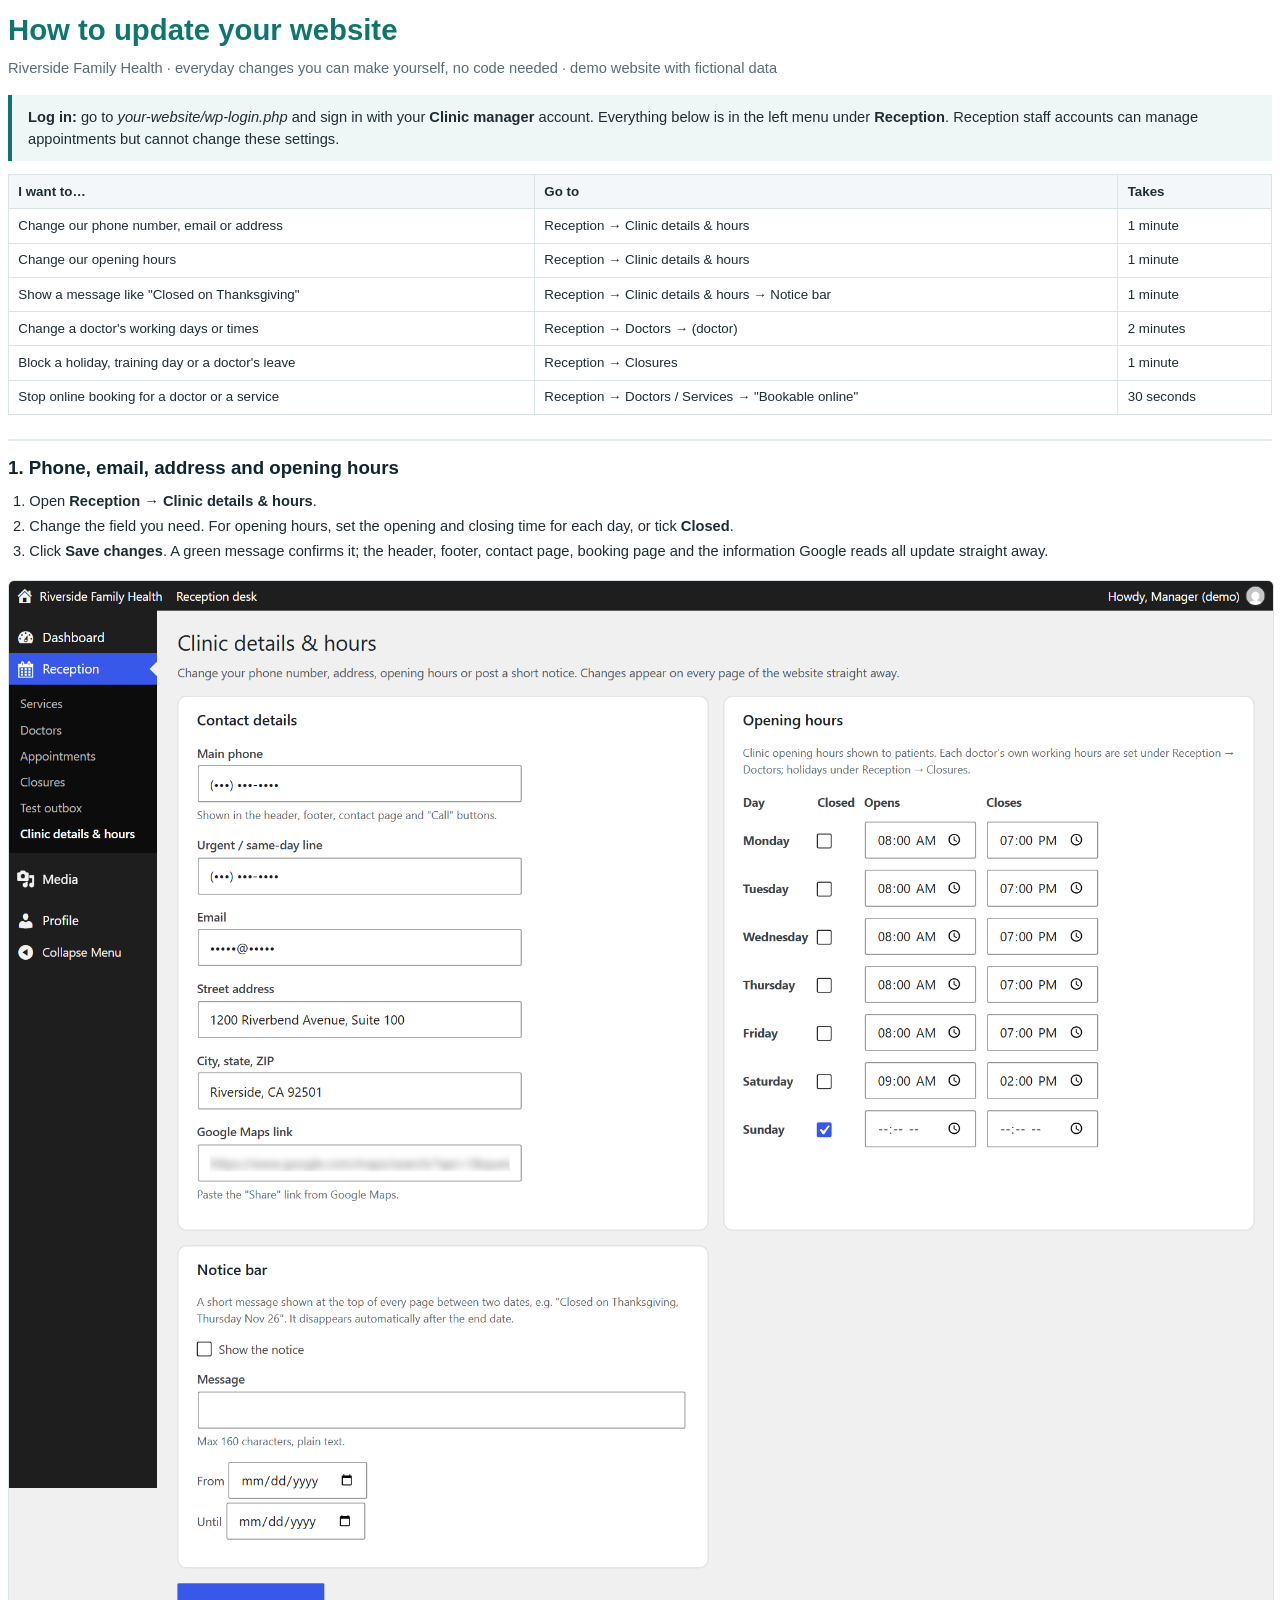
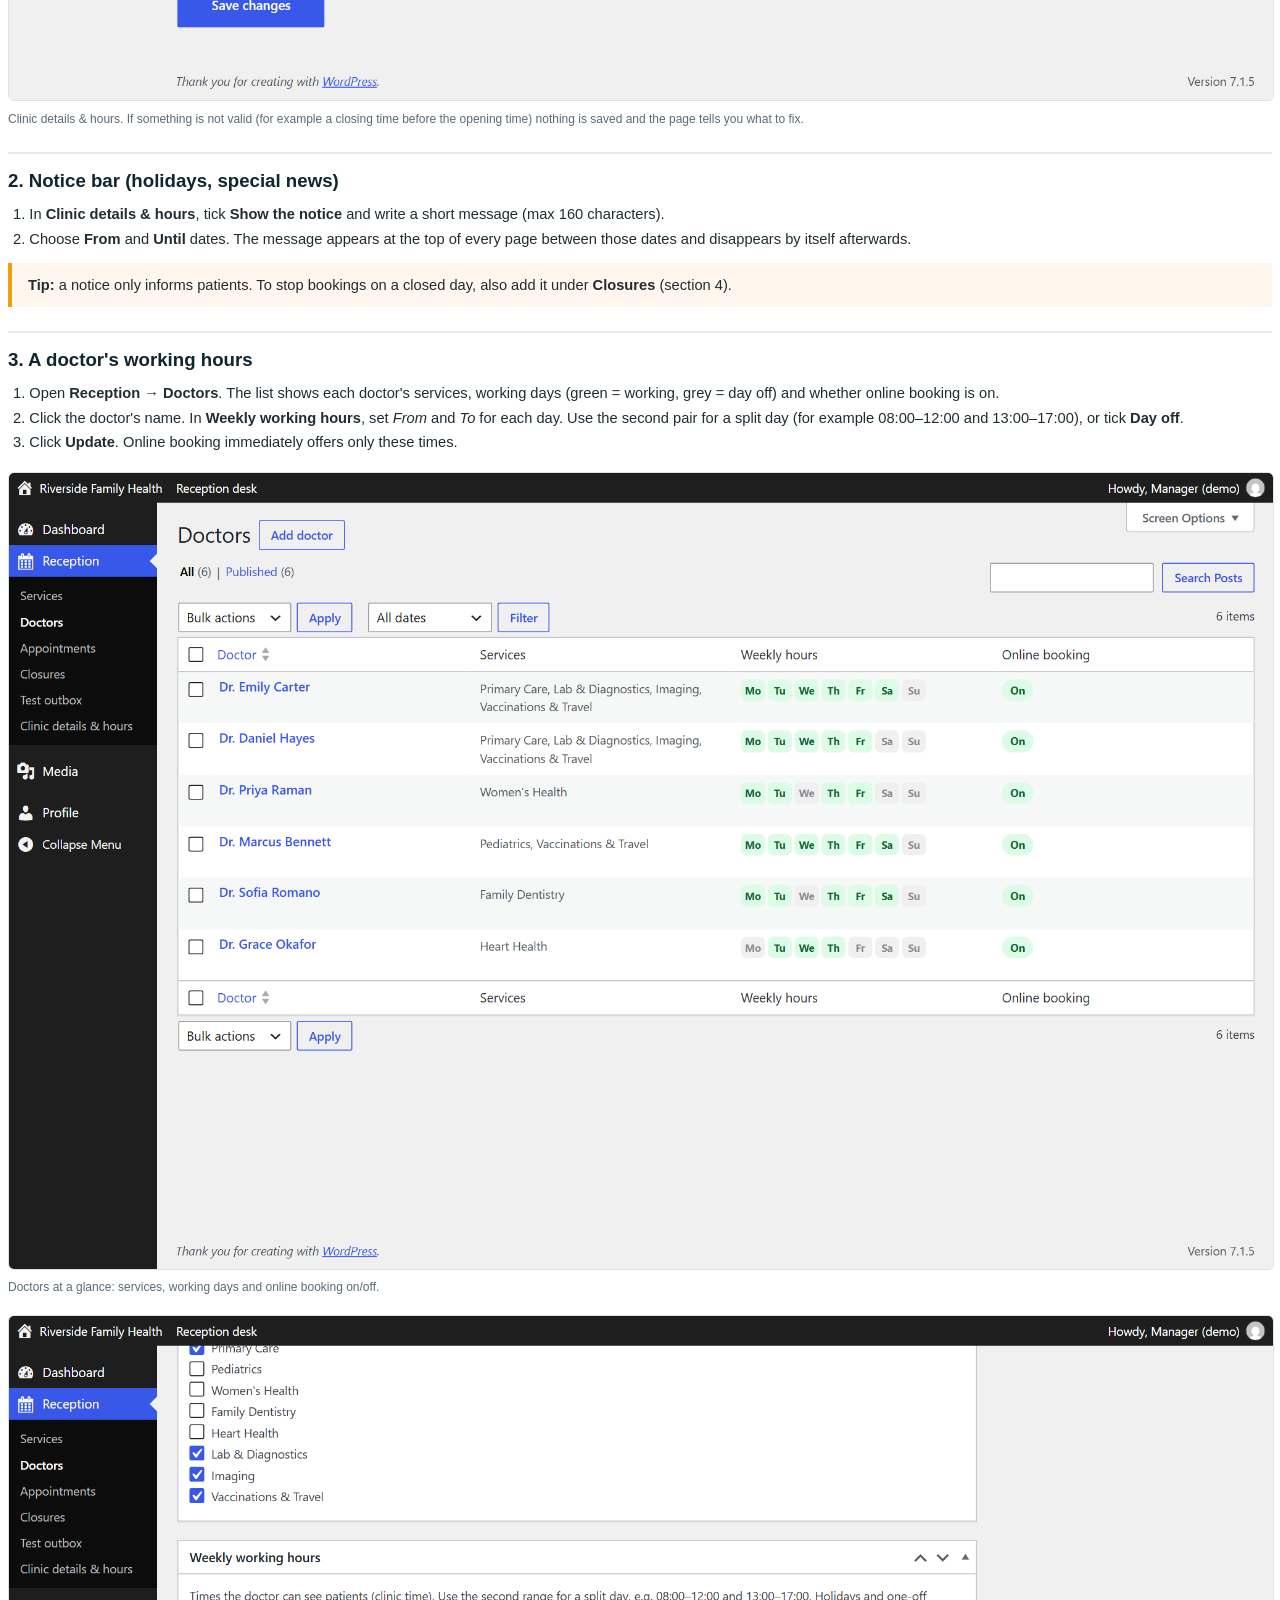
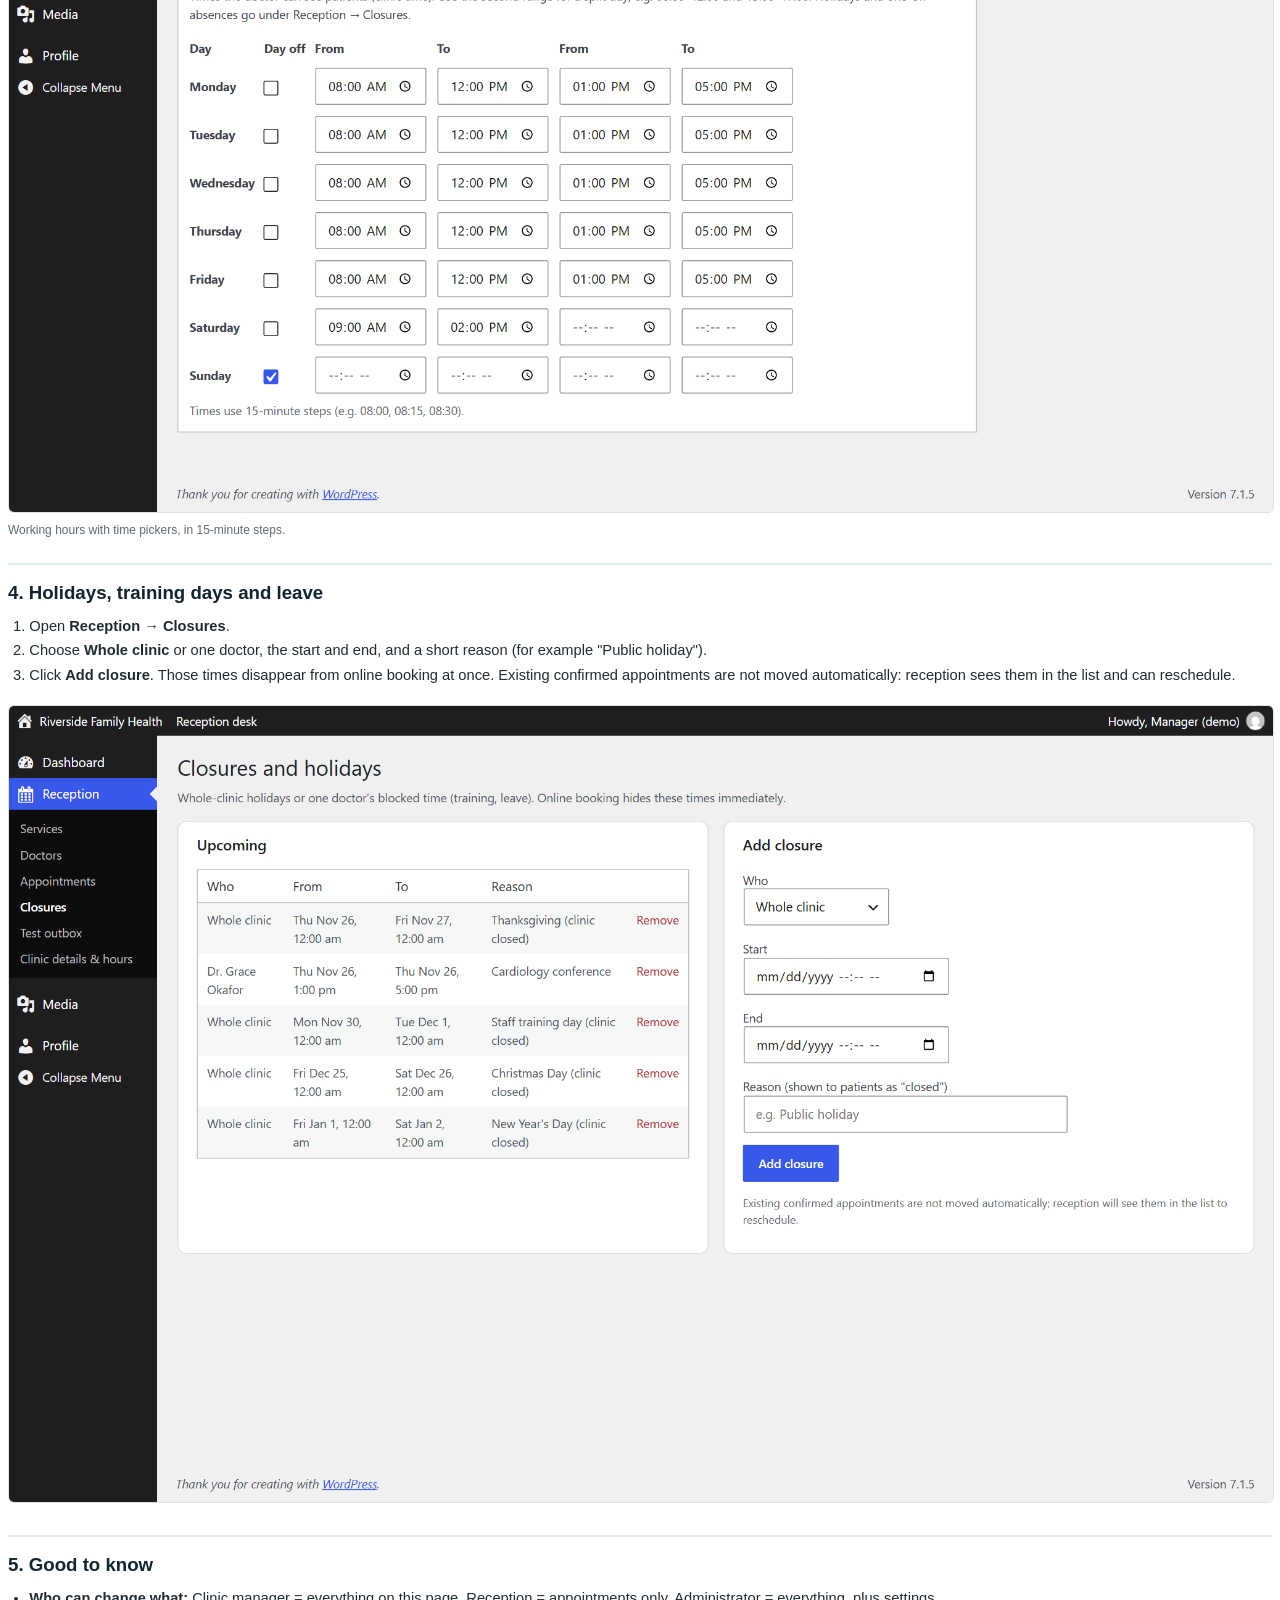
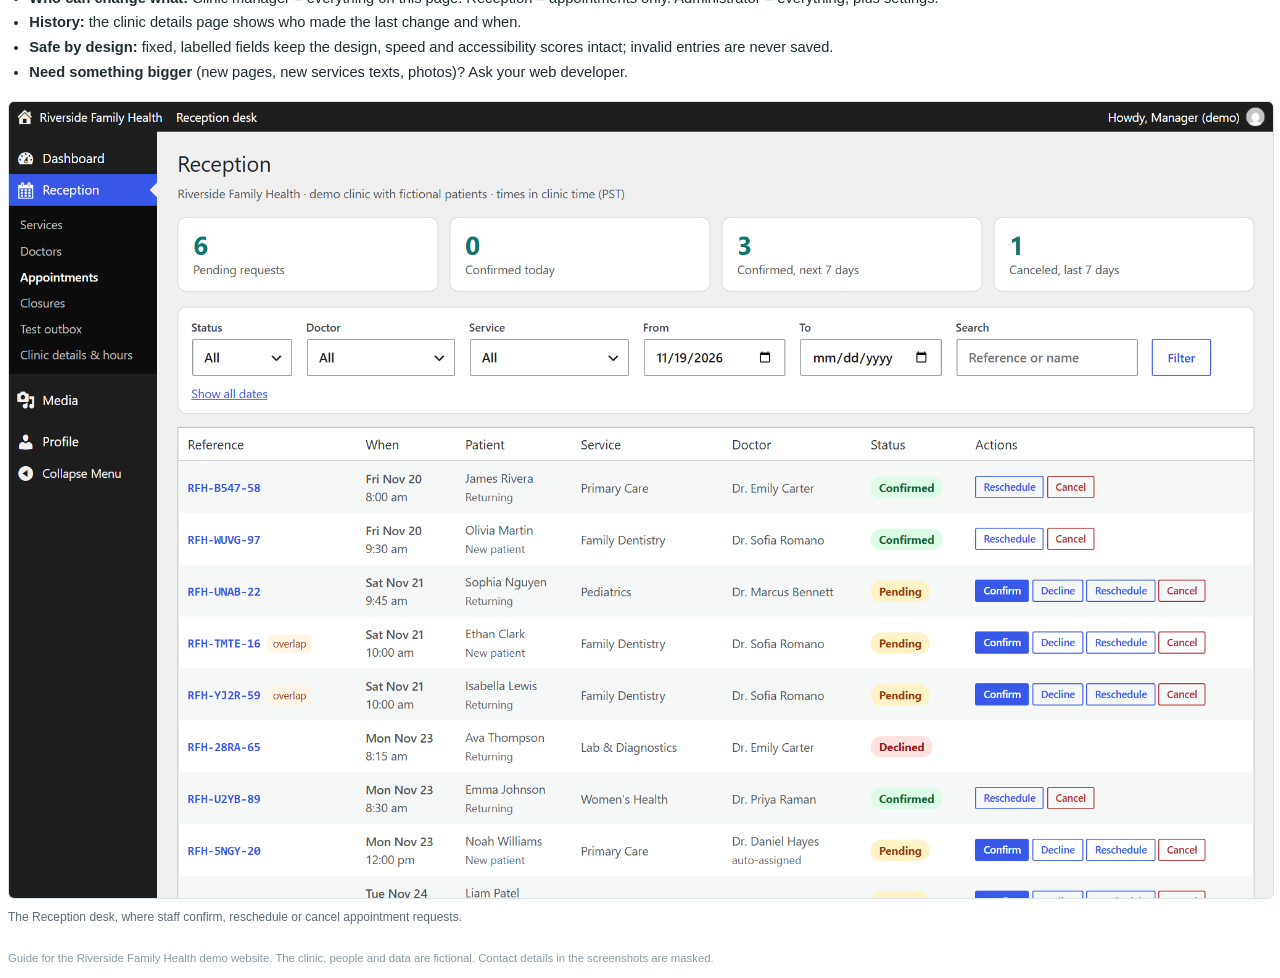
<file: guide/guide.html>
<!doctype html>
<html lang="en">
<head>
<meta charset="utf-8">
<title>How to update your website – Riverside Family Health</title>
<style>
  @page { size: A4; margin: 16mm 14mm; }
  body { font-family: "Segoe UI", Arial, sans-serif; color: #1f2d33; font-size: 11pt; line-height: 1.5; }
  h1 { color: #0f766e; font-size: 22pt; margin: 0 0 4pt; }
  h2 { color: #0f2530; font-size: 14pt; margin: 18pt 0 6pt; border-top: 2px solid #e2ecee; padding-top: 10pt; page-break-after: avoid; }
  .sub { color: #5b6b75; margin: 0 0 12pt; }
  .box { background: #eef7f6; border-left: 4px solid #0f766e; padding: 8pt 12pt; margin: 10pt 0; }
  .warn { background: #fff7ed; border-left-color: #f59e0b; }
  ol, ul { margin: 4pt 0 8pt 16pt; padding: 0; }
  li { margin: 2pt 0; }
  img { width: 100%; border: 1px solid #d9e3e8; border-radius: 6px; margin: 6pt 0 2pt; page-break-inside: avoid; }
  .cap { color: #5b6b75; font-size: 9pt; margin: 0 0 8pt; }
  table { border-collapse: collapse; width: 100%; margin: 6pt 0; font-size: 10pt; }
  td, th { border: 1px solid #d9e3e8; padding: 5pt 7pt; text-align: left; vertical-align: top; }
  th { background: #f3f7f9; }
  .page { page-break-before: always; }
  .foot { color: #8a99a3; font-size: 8.5pt; margin-top: 18pt; }
</style>
</head>
<body>
<h1>How to update your website</h1>
<p class="sub">Riverside Family Health · everyday changes you can make yourself, no code needed · demo website with fictional data</p>

<div class="box"><strong>Log in:</strong> go to <em>your-website/wp-login.php</em> and sign in with your <strong>Clinic manager</strong> account. Everything below is in the left menu under <strong>Reception</strong>. Reception staff accounts can manage appointments but cannot change these settings.</div>

<table>
  <tr><th>I want to…</th><th>Go to</th><th>Takes</th></tr>
  <tr><td>Change our phone number, email or address</td><td>Reception → Clinic details &amp; hours</td><td>1 minute</td></tr>
  <tr><td>Change our opening hours</td><td>Reception → Clinic details &amp; hours</td><td>1 minute</td></tr>
  <tr><td>Show a message like "Closed on Thanksgiving"</td><td>Reception → Clinic details &amp; hours → Notice bar</td><td>1 minute</td></tr>
  <tr><td>Change a doctor's working days or times</td><td>Reception → Doctors → (doctor)</td><td>2 minutes</td></tr>
  <tr><td>Block a holiday, training day or a doctor's leave</td><td>Reception → Closures</td><td>1 minute</td></tr>
  <tr><td>Stop online booking for a doctor or a service</td><td>Reception → Doctors / Services → "Bookable online"</td><td>30 seconds</td></tr>
</table>

<h2>1. Phone, email, address and opening hours</h2>
<ol>
  <li>Open <strong>Reception → Clinic details &amp; hours</strong>.</li>
  <li>Change the field you need. For opening hours, set the opening and closing time for each day, or tick <strong>Closed</strong>.</li>
  <li>Click <strong>Save changes</strong>. A green message confirms it; the header, footer, contact page, booking page and the information Google reads all update straight away.</li>
</ol>
<img src="img/1-clinic-details.png" alt="Clinic details and hours editor">
<p class="cap">Clinic details &amp; hours. If something is not valid (for example a closing time before the opening time) nothing is saved and the page tells you what to fix.</p>

<h2 class="page">2. Notice bar (holidays, special news)</h2>
<ol>
  <li>In <strong>Clinic details &amp; hours</strong>, tick <strong>Show the notice</strong> and write a short message (max 160 characters).</li>
  <li>Choose <strong>From</strong> and <strong>Until</strong> dates. The message appears at the top of every page between those dates and disappears by itself afterwards.</li>
</ol>
<div class="box warn"><strong>Tip:</strong> a notice only informs patients. To stop bookings on a closed day, also add it under <strong>Closures</strong> (section 4).</div>

<h2>3. A doctor's working hours</h2>
<ol>
  <li>Open <strong>Reception → Doctors</strong>. The list shows each doctor's services, working days (green = working, grey = day off) and whether online booking is on.</li>
  <li>Click the doctor's name. In <strong>Weekly working hours</strong>, set <em>From</em> and <em>To</em> for each day. Use the second pair for a split day (for example 08:00–12:00 and 13:00–17:00), or tick <strong>Day off</strong>.</li>
  <li>Click <strong>Update</strong>. Online booking immediately offers only these times.</li>
</ol>
<img src="img/2-doctors-list.png" alt="Doctors list with availability">
<p class="cap">Doctors at a glance: services, working days and online booking on/off.</p>
<img src="img/3-doctor-hours.png" alt="Doctor working hours editor">
<p class="cap">Working hours with time pickers, in 15-minute steps.</p>

<h2 class="page">4. Holidays, training days and leave</h2>
<ol>
  <li>Open <strong>Reception → Closures</strong>.</li>
  <li>Choose <strong>Whole clinic</strong> or one doctor, the start and end, and a short reason (for example "Public holiday").</li>
  <li>Click <strong>Add closure</strong>. Those times disappear from online booking at once. Existing confirmed appointments are not moved automatically: reception sees them in the list and can reschedule.</li>
</ol>
<img src="img/4-closures.png" alt="Closures and holidays">

<h2>5. Good to know</h2>
<ul>
  <li><strong>Who can change what:</strong> Clinic manager = everything on this page. Reception = appointments only. Administrator = everything, plus settings.</li>
  <li><strong>History:</strong> the clinic details page shows who made the last change and when.</li>
  <li><strong>Safe by design:</strong> fixed, labelled fields keep the design, speed and accessibility scores intact; invalid entries are never saved.</li>
  <li><strong>Need something bigger</strong> (new pages, new services texts, photos)? Ask your web developer.</li>
</ul>
<img src="img/5-reception.png" alt="Reception desk">
<p class="cap">The Reception desk, where staff confirm, reschedule or cancel appointment requests.</p>

<p class="foot">Guide for the Riverside Family Health demo website. The clinic, people and data are fictional. Contact details in the screenshots are masked.</p>
</body>
</html>
</file>
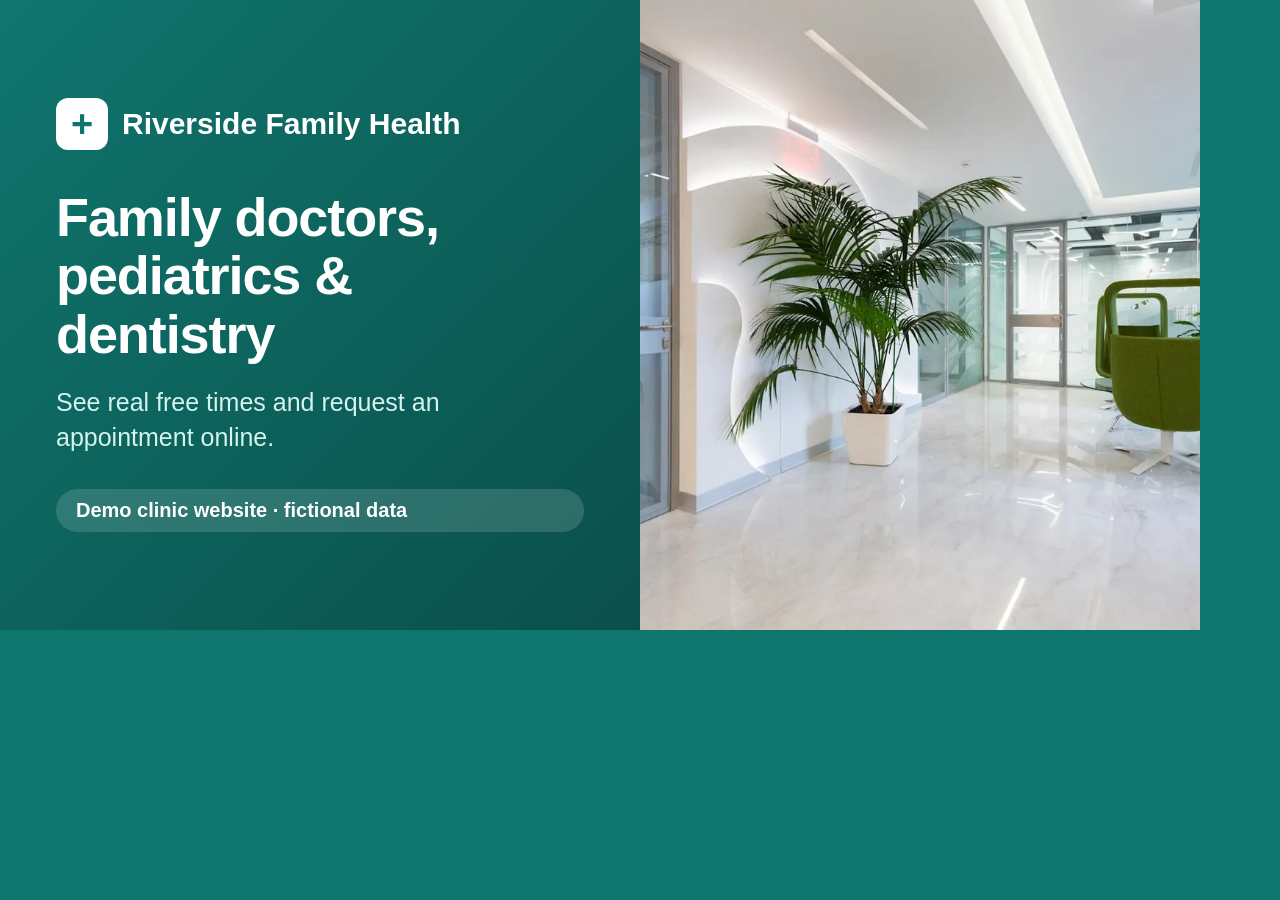
<file: video-src/og-image.html>
<!doctype html><html><head><meta charset="utf-8"><style>
body{margin:0;width:1200px;height:630px;font-family:"Segoe UI",Arial,sans-serif;overflow:hidden;background:#0f766e}
.w{position:relative;width:1200px;height:630px;display:grid;grid-template-columns:640px 560px}
.l{padding:64px 56px;color:#fff;display:flex;flex-direction:column;justify-content:center;background:linear-gradient(135deg,#0f766e,#0b4f4a)}
.logo{display:flex;align-items:center;gap:14px;font-weight:800;font-size:30px;margin-bottom:38px}
.logo i{width:52px;height:52px;border-radius:12px;background:#fff;color:#0f766e;display:grid;place-items:center;font-style:normal;font-size:38px}
h1{font-size:54px;line-height:1.08;margin:0 0 22px;letter-spacing:-.02em}
p{font-size:25px;line-height:1.4;margin:0;color:#d5f3ef}
.tag{margin-top:34px;display:inline-block;background:rgba(255,255,255,.14);border-radius:999px;padding:10px 20px;font-size:20px;font-weight:600}
.r{background:url(../theme/riverside-health/assets/images/clinic-1200.webp) center/cover}
</style></head><body><div class="w"><div class="l"><div class="logo"><i>+</i>Riverside Family Health</div>
<h1>Family doctors, pediatrics &amp; dentistry</h1><p>See real free times and request an appointment online.</p><span class="tag">Demo clinic website · fictional data</span></div><div class="r"></div></div></body></html>
</file>
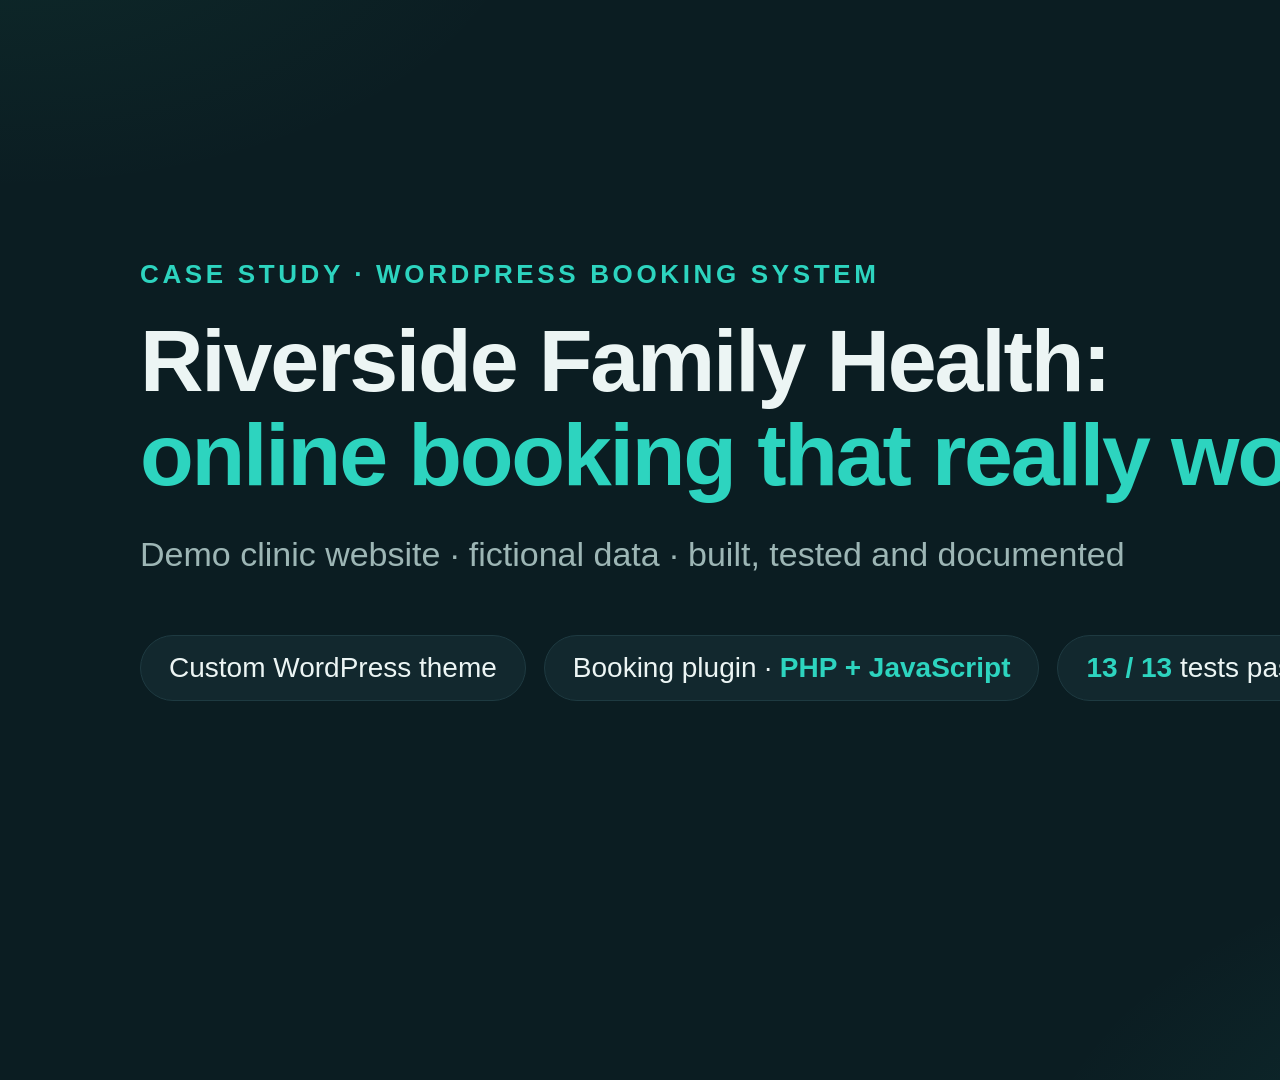
<file: video-src/cards/cards.html>
<!doctype html>
<html lang="en">
<head>
<meta charset="utf-8">
<title>Riverside video cards</title>
<style>
  :root { --bg:#0B1D22; --panel:#12282E; --line:#1E3A41; --ink:#ECF5F4; --muted:#9DB6B5; --accent:#2DD4BF; --ok:#34D399; --warn:#F87171; }
  * { box-sizing:border-box; margin:0; }
  body { width:1920px; height:1080px; background:var(--bg); color:var(--ink); font-family:"Segoe UI", Inter, Arial, sans-serif; overflow:hidden; }
  .card { display:none; width:1920px; height:1080px; position:relative; padding:110px 140px 230px; background:
    radial-gradient(1100px 600px at 88% 110%, rgba(45,212,191,.12), transparent 60%),
    radial-gradient(900px 500px at 0% -10%, rgba(52,211,153,.07), transparent 60%), var(--bg); }
  .card.on { display:flex; flex-direction:column; justify-content:center; }
  .eyebrow { color:var(--accent); font-weight:700; letter-spacing:.14em; text-transform:uppercase; font-size:26px; }
  h1 { font-size:88px; line-height:1.06; letter-spacing:-.025em; margin-top:24px; font-weight:800; }
  h1 em, h2 em { font-style:normal; color:var(--accent); }
  h2 { font-size:64px; line-height:1.1; letter-spacing:-.02em; margin-top:18px; font-weight:800; }
  .lead { font-size:34px; color:var(--muted); margin-top:30px; max-width:1400px; line-height:1.4; }
  .chips { display:flex; gap:18px; margin-top:56px; flex-wrap:wrap; }
  .chip { border:1px solid var(--line); background:var(--panel); border-radius:999px; padding:16px 28px; font-size:28px; }
  .chip b { color:var(--accent); }
  .foot { position:absolute; left:140px; bottom:175px; color:var(--muted); font-size:24px; }
  .grid { display:grid; grid-template-columns:repeat(3, 1fr); gap:26px; margin-top:54px; }
  .grid.two { grid-template-columns:repeat(2, 1fr); }
  .box { background:var(--panel); border:1px solid var(--line); border-radius:24px; padding:32px 36px; }
  .box .ic { width:54px; height:54px; border-radius:14px; display:grid; place-items:center; background:rgba(45,212,191,.14); color:var(--accent); font-size:28px; font-weight:800; margin-bottom:18px; }
  .box h3 { font-size:32px; margin-bottom:10px; }
  .box p { font-size:24px; color:var(--muted); line-height:1.45; }
  .checks { display:grid; grid-template-columns:repeat(2, 1fr); gap:20px 46px; margin-top:50px; }
  .t { display:flex; gap:18px; align-items:flex-start; font-size:30px; }
  .t i { flex:none; width:40px; height:40px; border-radius:50%; background:rgba(52,211,153,.16); color:var(--ok); display:grid; place-items:center; font-style:normal; font-weight:800; font-size:24px; margin-top:2px; }
  .bar { margin-top:46px; display:flex; gap:22px; flex-wrap:wrap; }
  .bar span { border:1px solid var(--line); background:var(--panel); border-radius:16px; padding:14px 22px; font-size:25px; color:var(--muted); }
  .bar b { color:var(--ok); }
  .big { font-size:120px; font-weight:800; color:var(--accent); letter-spacing:-.03em; line-height:1; }
  .res { width:100%; border-collapse:collapse; margin-top:34px; font-size:29px; }
  .res th { text-align:left; color:var(--muted); font-weight:600; font-size:22px; text-transform:uppercase; letter-spacing:.08em; padding:0 18px 12px; }
  .res td { padding:13px 18px; border-top:1px solid var(--line); }
  .res td:first-child { color:var(--ink); }
  .res .bad { color:#FCA5A5; font-weight:700; } .res .ok { color:var(--ok); font-weight:800; }
  .res small { color:var(--muted); font-weight:500; font-size:20px; margin-left:8px; }
  .note { margin-top:22px; color:var(--muted); font-size:22px; }
  .card#results.on { padding-top:70px; padding-bottom:200px; }
</style>
</head>
<body>
<section class="card" id="title">
  <div class="eyebrow">Case study · WordPress booking system</div>
  <h1>Riverside Family Health:<br><em>online booking that really works</em></h1>
  <p class="lead">Demo clinic website · fictional data · built, tested and documented</p>
  <div class="chips">
    <div class="chip">Custom WordPress theme</div>
    <div class="chip">Booking plugin · <b>PHP + JavaScript</b></div>
    <div class="chip"><b>13 / 13</b> tests passed</div>
  </div>
</section>

<section class="card" id="tech">
  <div class="eyebrow">How it's built</div>
  <h2>Light, fast and <em>no paid plugins</em></h2>
  <div class="grid">
    <div class="box"><div class="ic">W</div><h3>WordPress + custom theme</h3><p>Block theme with one stylesheet, a self-hosted font and almost no JavaScript.</p></div>
    <div class="box"><div class="ic">&lt;/&gt;</div><h3>Own booking plugin</h3><p>PHP 8 and plain JavaScript. Services, doctors, hours and holidays editable in wp-admin.</p></div>
    <div class="box"><div class="ic">DB</div><h3>Safe database</h3><p>Every request saved with a reference. A lock makes double bookings impossible.</p></div>
    <div class="box"><div class="ic">API</div><h3>Live availability</h3><p>Small REST API, never cached, so patients always see real free times.</p></div>
    <div class="box"><div class="ic">🔒</div><h3>Roles &amp; security</h3><p>Reception and manager roles, spam protection, rate limits, secure patient links.</p></div>
    <div class="box"><div class="ic">✓</div><h3>Tested on staging</h3><p>13 automated browser checks. The live site was not touched during the work.</p></div>
  </div>
</section>

<section class="card" id="value">
  <div class="eyebrow">Why it matters for a clinic</div>
  <h2>Less admin, <em>no double bookings</em></h2>
  <div class="grid two">
    <div class="box"><div class="ic">1</div><h3>Fewer phone calls</h3><p>Patients pick a real free time online, day or night, on any phone or computer.</p></div>
    <div class="box"><div class="ic">2</div><h3>No double bookings</h3><p>A time can be confirmed only once, even if two people click at the same moment.</p></div>
    <div class="box"><div class="ic">3</div><h3>One place for reception</h3><p>Every request in one dashboard: confirm, decline, move or cancel in one click.</p></div>
    <div class="box"><div class="ic">4</div><h3>Patients help themselves</h3><p>A secure link to cancel or change, and the freed time opens up for others.</p></div>
  </div>
</section>

<section class="card" id="tests">
  <div class="eyebrow">Tested before launch</div>
  <h2><em>13 of 13</em> automated checks pass</h2>
  <div class="checks">
    <div class="t"><i>✓</i>Each service shows only its doctors</div>
    <div class="t"><i>✓</i>Closed days and wrong times rejected</div>
    <div class="t"><i>✓</i>Request saved with reference, pending</div>
    <div class="t"><i>✓</i>Shows up in reception at once</div>
    <div class="t"><i>✓</i>Two confirmations: only one wins</div>
    <div class="t"><i>✓</i>Cancel releases the time</div>
    <div class="t"><i>✓</i>No access without the right role</div>
    <div class="t"><i>✓</i>Works on a 375 px phone</div>
  </div>
  <div class="bar"><span>Bugs found by the tests and fixed: <b>phone layout</b>, <b>first activation</b></span><span>Messages: <b>test outbox only</b></span></div>
</section>

<section class="card" id="results">
  <div class="eyebrow">Tested before handover · live site · 19 Nov 2026</div>
  <h2>Before → <em>after</em></h2>
  <table class="res">
    <tr><th>Test</th><th>Before</th><th>After</th></tr>
    <tr><td>Google PageSpeed (mobile + desktop)</td><td>100 · 100 · 100</td><td class="ok">100 · 100 · 100 <small>with booking system</small></td></tr>
    <tr><td>Security headers</td><td class="bad">D</td><td class="ok">A</td></tr>
    <tr><td>Mozilla Observatory</td><td class="bad">D · 35/100</td><td class="ok">B+ · 80/100</td></tr>
    <tr><td>SSL Labs</td><td>A</td><td class="ok">A+</td></tr>
    <tr><td>Structured data (Schema.org)</td><td class="bad">none</td><td class="ok">8 items · 0 errors</td></tr>
    <tr><td>AI-search readiness (AEO)</td><td class="bad">59%</td><td class="ok">85%</td></tr>
    <tr><td>HTML errors (W3C, booking page)</td><td class="bad">1</td><td class="ok">0</td></tr>
    <tr><td>Booking tests · phones</td><td>–</td><td class="ok">13/13 · 0 px sideways scroll</td></tr>
  </table>
  <p class="note">SEO score 61–66 only because the demo is set to noindex on purpose (fictional clinic).</p>
</section>

<section class="card" id="outro">
  <div class="eyebrow">Demo clinic · fictional data</div>
  <h1>Online booking<br>that <em>really works</em>.</h1>
  <p class="lead">WordPress · custom booking systems · testing you can see</p>
  <div class="chips"><div class="chip"><b>Send me a message</b></div></div>
</section>
<section class="card" id="admin-title">
  <div class="eyebrow">Clinic website · staff admin panel</div>
  <h1>Your team updates the website.<br><em>No developer needed.</em></h1>
  <p class="lead">Riverside Family Health · demo clinic, fictional data</p>
  <div class="chips">
    <div class="chip">Phone, email, address</div>
    <div class="chip">Opening hours · <b>notice bar</b></div>
    <div class="chip">Doctor availability · <b>holidays</b></div>
  </div>
</section>

<section class="card" id="admin-outro">
  <div class="eyebrow">Demo clinic · fictional data</div>
  <h1>A website your own team<br><em>can manage</em>.</h1>
  <p class="lead">Simple screens · mistakes are caught · changes go live at once</p>
  <div class="chips"><div class="chip"><b>Send me a message</b></div></div>
</section>
<script>
  const id = new URLSearchParams(location.search).get('card') || 'title';
  document.getElementById(id).classList.add('on');
</script>
</body>
</html>
</file>
